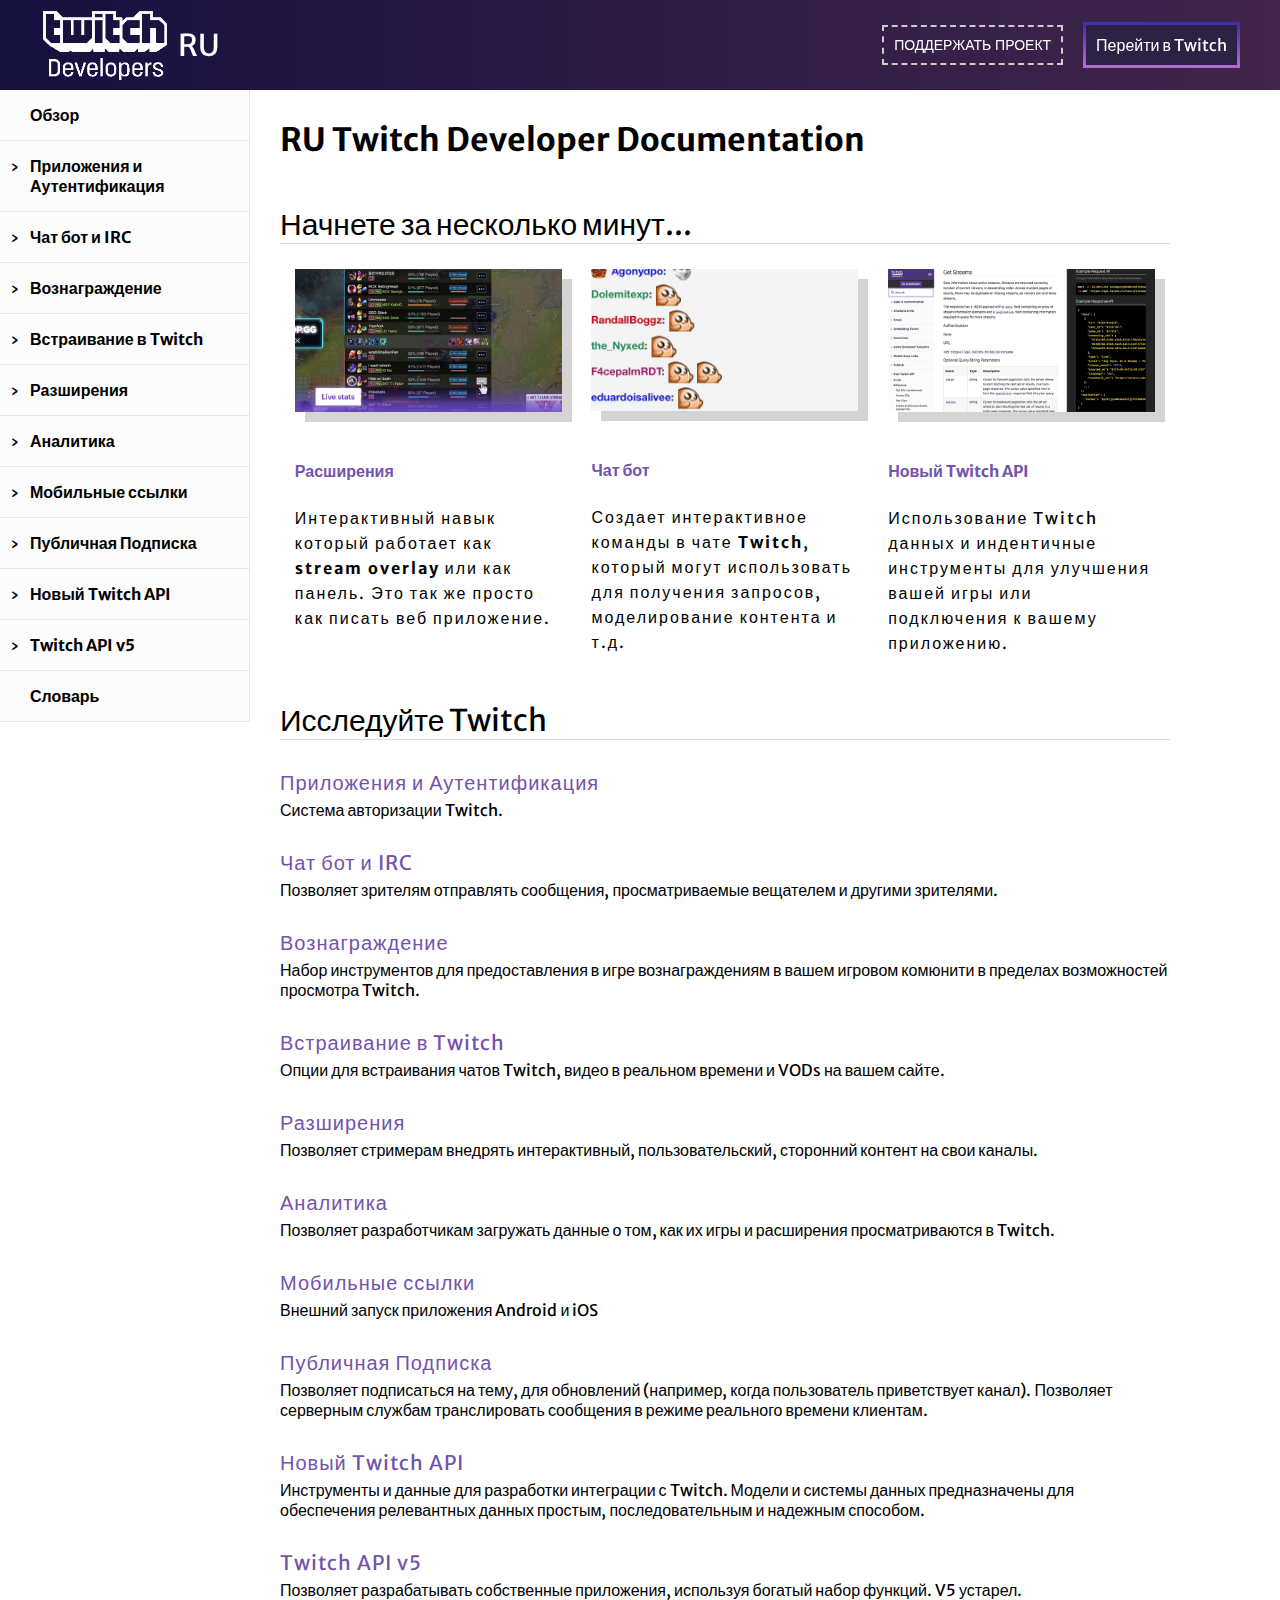
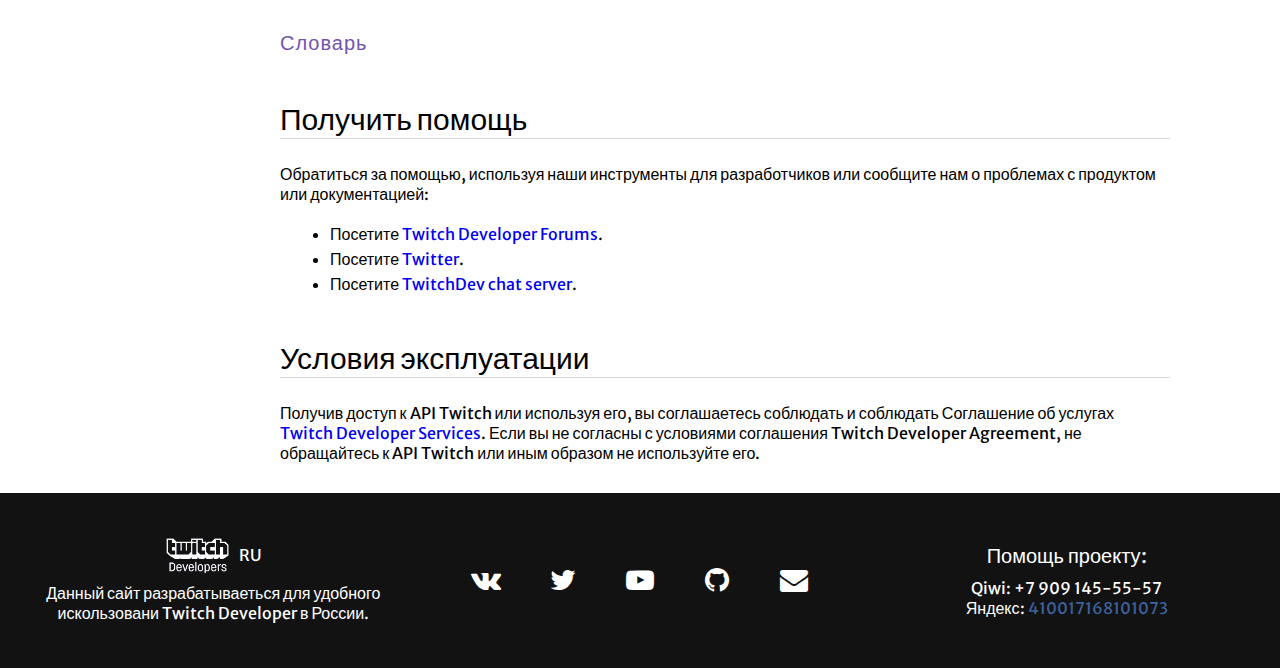
<file: index.html>
<!DOCTYPE html>
<html lang="ru">
<head>
	<meta charset="UTF-8">
	<title>Twitch Developer Documentation</title>
	<meta name="viewport" content="width=device-width, initial-scale=1, shrink-to-fit=no">
	<link rel="icon" href="img/logo/logo_twitch.png">
	<link rel="stylesheet" href="css/reset.css">
	<link href="https://fonts.googleapis.com/css?family=Merriweather+Sans" rel="stylesheet">
	<link rel="stylesheet" href="lib/font-awesome/css/font-awesome.min.css">  

	<!-- style  -->

	<link rel="stylesheet" href="css/header.css">
	<link rel="stylesheet" href="css/aside.css">
	<link rel="stylesheet" href="css/style.css">
	<link rel="stylesheet" href="css/footer.css">
	
	<link rel="stylesheet" href="css/index.css">
</head>
<body>
	<header>
		<a href="index.html" class="logo">

			<img src="img/logo/twitch-developers-logo.png" alt="">
			<span>RU</span>
		</a>
		<button class="btn-b btn-r" onclick="yanMoney()">Поддержать Проект</button>
		<a href="https://dev.twitch.tv/docs" class="btn-t">Перейти в Twitch</a>
	</header>
	<section class="bg-head"></section>
	<section class="modal-window">
		<h2>Поддержать проект</h2>
		<ul>
			<li>Qiwi: +7 909 145‑55‑57</li>
			<li>Яндекс: <a href="https://money.yandex.ru/to/410017168101073" target="_blanck">410017168101073</a></li>
		</ul>
	</section>
	<aside>
		<ul class="title">
			<li><a href="index.html">Обзор</a></li>
			<li class="aside-list"><a href="appAunt.html">Приложения и Аутентификация</a></li>
			<li class="aside-list"><a href="">Чат бот и IRC</a></li>
			<li class="aside-list"><a href="">Вознаграждение</a></li>
			<li class="aside-list"><a href="">Встраивание в Twitch</a></li>
			<li class="aside-list"><a href="">Разширения</a></li>
			<li class="aside-list"><a href="">Аналитика</a></li>
			<li class="aside-list"><a href="">Мобильные ссылки</a></li>
			<li class="aside-list"><a href="">Публичная Подписка</a></li>
			<li class="aside-list"><a href="">Новый Twitch API</a></li>
			<li class="aside-list"><a href="">Twitch API v5</a></li>
			<li><a href="">Словарь</a></li>
		</ul>
	</aside>
	<main>
		<h1>RU Twitch Developer Documentation</h1>
		<section>
			<h2>Начнете за несколько минут...</h2>
			
			<ul class="list-col">
				<li>
					<img src="img/thems/extensions.png" alt="">
					<h4><a href="">Расширения</a></h4>
					<p>
						Интерактивный навык который работает как <b>stream overlay</b>
						или как панель. Это так же просто как писать веб приложение.
					</p>
				</li>

				<li>
					<img src="img/thems/chatbot.png" alt="">
					<h4><a href="">Чат бот</a></h4>
					<p>Создает интерактивное команды в чате <b>Twitch</b>, который могут использовать для получения запросов, моделирование контента и т.д.</p>
				</li>

				<li>
					<img src="img/thems/docs.png" alt="">
					<h4><a href="">Новый Twitch API</a></h4>
					<p>Использование Twitch данных и индентичные инструменты для улучшения вашей игры или подключения к вашему приложению.</p>
				</li>
			</ul>
		</section>
		<section>
			<h2>Исследуйте Twitch</h2>
			<ul class="list-row">
				<li>
					<h4><a href="appAunt.html">Приложения и Аутентификация</a></h4>
					<p>Система авторизации Twitch.</p>
				</li>
				<li>
					<h4><a href="">Чат бот и IRC</a></h4>
					<p>Позволяет зрителям отправлять сообщения, просматриваемые вещателем и другими зрителями.</p>
				</li>
				<li>
					<h4><a href="">Вознаграждение</a></h4>
					<p>Набор инструментов для предоставления в игре  вознаграждениям в вашем игровом комюнити в пределах возможностей просмотра Twitch.</p>
				</li>
				<li>
					<h4><a href="">Встраивание в Twitch</a></h4>
					<p>Опции для встраивания чатов Twitch, видео в реальном времени и VODs на вашем сайте.</p>
				</li>
				<li>
					<h4><a href="">Разширения</a></h4>
					<p>Позволяет стримерам внедрять интерактивный, пользовательский, сторонний контент на свои каналы.</p>
				</li>
				<li>
					<h4><a href="">Аналитика</a></h4>
					<p>Позволяет разработчикам загружать данные о том, как их игры и расширения просматриваются в Twitch.</p>
				</li>
				<li>
					<h4><a href="">Мобильные ссылки</a></h4>
					<p>Внешний запуск приложения Android и iOS</p>
				</li>
				<li>
					<h4><a href="">Публичная Подписка</a></h4>
					<p>Позволяет подписаться на тему, для обновлений (например, когда пользователь приветствует канал). Позволяет серверным службам транслировать сообщения в режиме реального времени клиентам.</p>
				</li>
				<li>
					<h4><a href="">Новый Twitch API</a></h4>
					<p>Инструменты и данные для разработки интеграции с Twitch. Модели и системы данных предназначены для обеспечения релевантных данных простым, последовательным и надежным способом.</p>
				</li>
				<li>
					<h4><a href="">Twitch API v5</a></h4>
					<p>Позволяет разрабатывать собственные приложения, используя богатый набор функций. V5 устарел.</p>
				</li>
				<li>
					<h4><a href="">Словарь</a></h4>
				</li>

			</ul>
		</section>
		<section>
			<h2>Получить помощь</h2>
			<p>Обратиться за помощью, используя наши инструменты для разработчиков или сообщите нам о проблемах с продуктом или документацией:</p>
			<ul class="list-def">
				<li>Посетите <a href="https://discuss.dev.twitch.tv/">Twitch Developer Forums</a>.</li>
				<li>Посетите <a href="https://twitter.com/TwitchDev/">Twitter</a>.</li>
				<li>Посетите <a href="https://link.twitch.tv/devchat">TwitchDev chat server</a>.</li>
			</ul>
		</section>
		<section>
			<h2>Условия эксплуатации</h2>
			<p>Получив доступ к API Twitch или используя его, вы соглашаетесь соблюдать и соблюдать Соглашение об услугах <a href="https://www.twitch.tv/p/ru-ru/legal/developer-agreement/">Twitch Developer Services</a>. Если вы не согласны с условиями соглашения Twitch Developer Agreement, не обращайтесь к API Twitch или иным образом не используйте его.</p>
		</section>
	</main>
	<footer>
		<ul>
			<li class="info">
				<a href="" class="logo">
					<img src="img/logo/twitch-developers-logo.png" alt="">
					<span>RU</span>
				</a>
				<p>Данный сайт разрабатываеться для удобного искользовани Twitch Developer в России.</p>
				
			</li>
			<li class="social">
				<ul>
					<li><a href="https://vk.com/id473238919" target="_blanck"><i class="fa fa-vk" aria-hidden="true"></i></a></li>
					<li><a href="https://twitter.com/l4legenda" target="_blanck"><i class="fa fa-twitter" aria-hidden="true"></i></a></li>
					<li><a href="https://www.youtube.com/channel/UCIDUNv2XQyBrg9pe7n71RDw" target="_blanck"><i class="fa fa-youtube-play" aria-hidden="true"></i></a></li>
					<li><a href="https://github.com/L4legenda" target="_blanck"><i class="fa fa-github" aria-hidden="true"></i></a></li>
					<li><a href="mailto:l4legenda@gmail.com" target="_blanck"><i class="fa fa-envelope" aria-hidden="true"></i></a></li>

				</ul>
			</li>
			<li>
				<ul class="money">
					<h2>Помощь проекту:</h2>
					<li>Qiwi: +7 909 145‑55‑57</li>
					<li>Яндекс: <a href="https://money.yandex.ru/to/410017168101073" target="_blanck">410017168101073</a></li>
				</ul>
			</li>
		</ul>
	</footer>
	<script src="https://code.jquery.com/jquery-3.3.1.min.js"></script>
	<script src="js/script.js"></script>
</body>
</html>
</file>
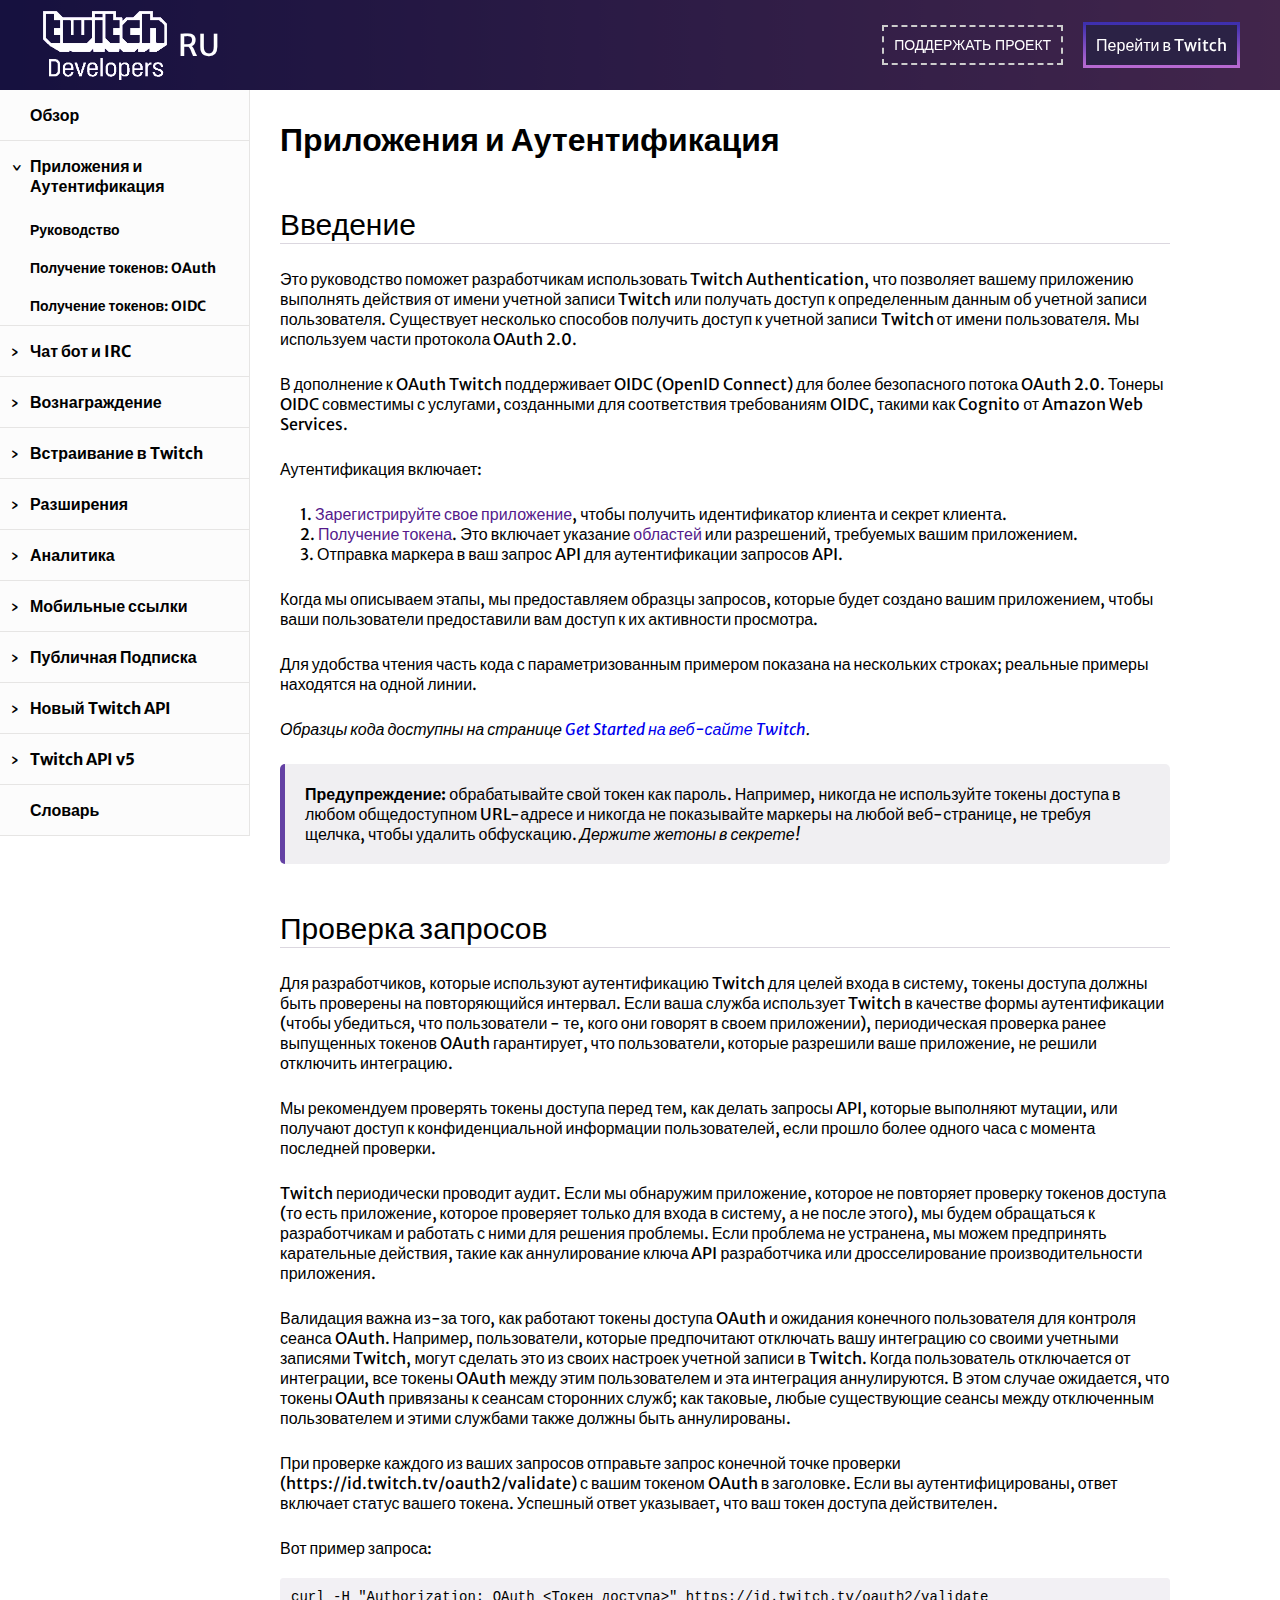
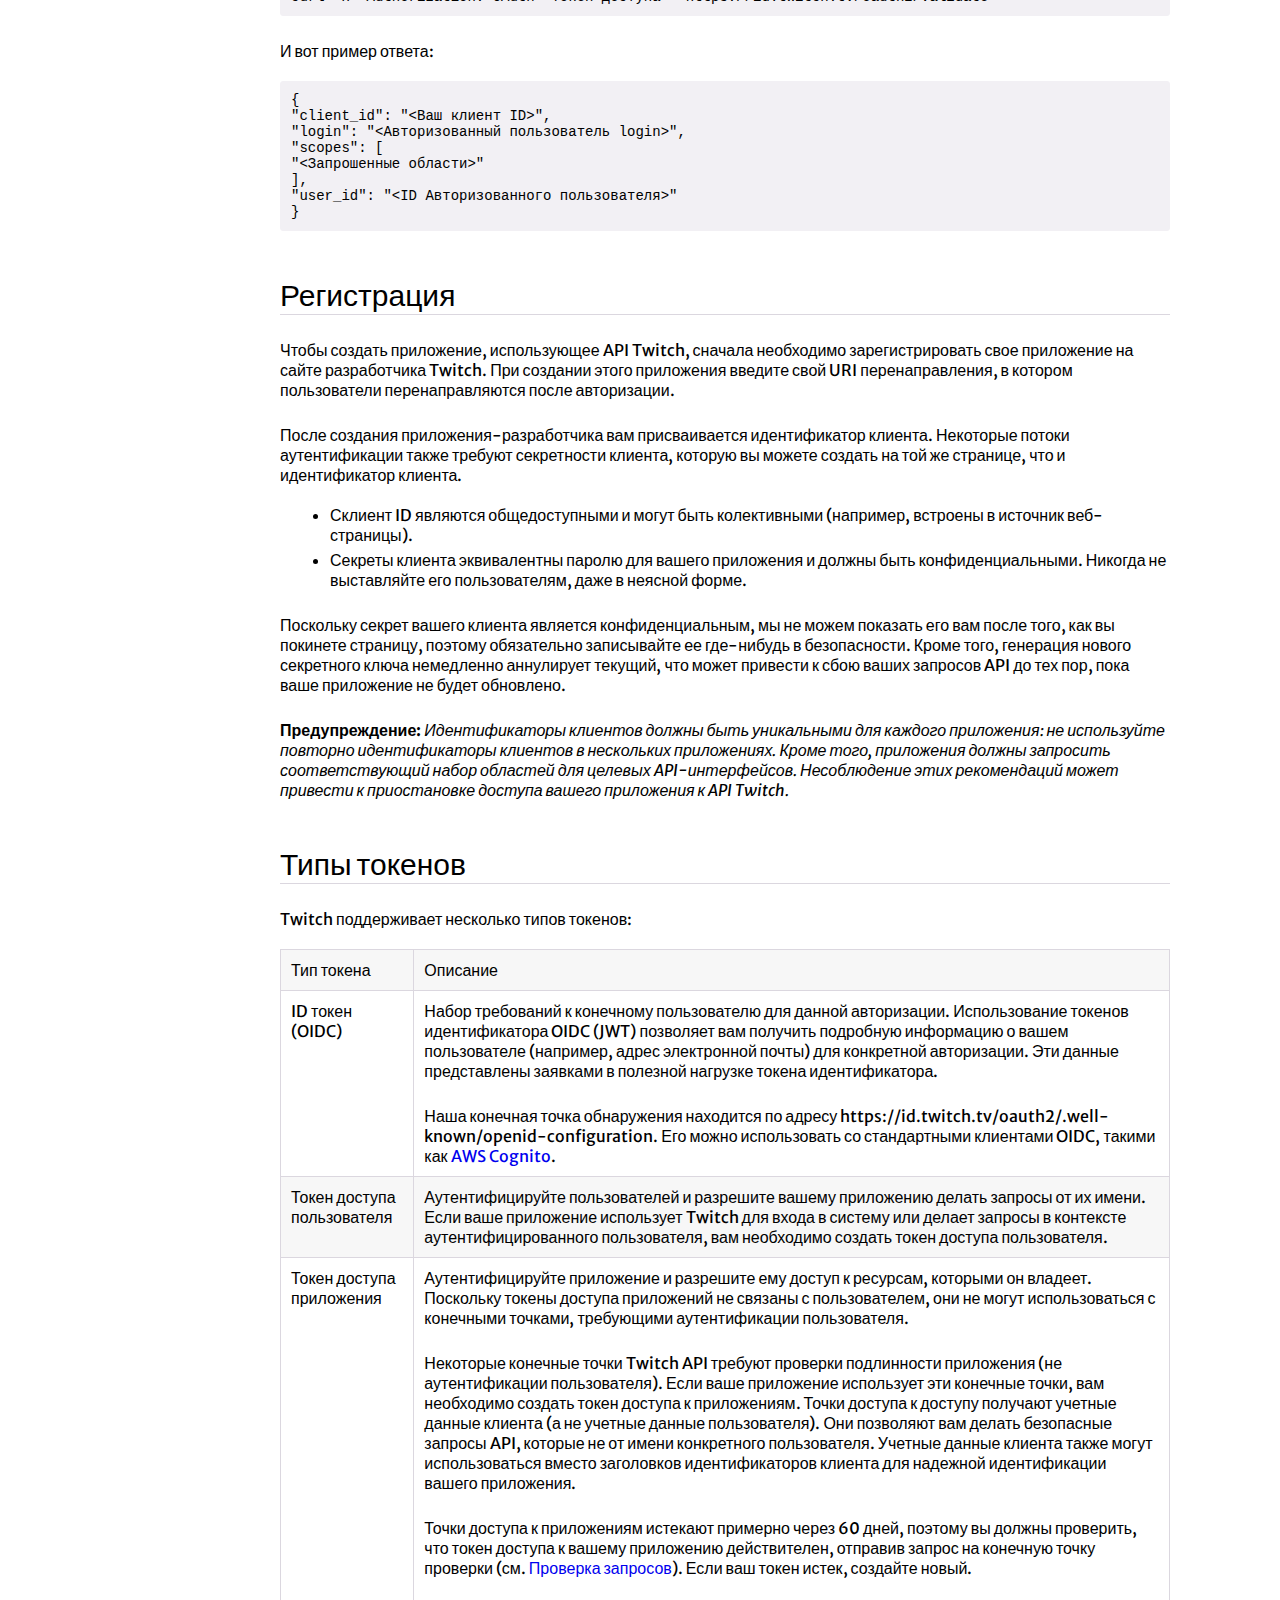
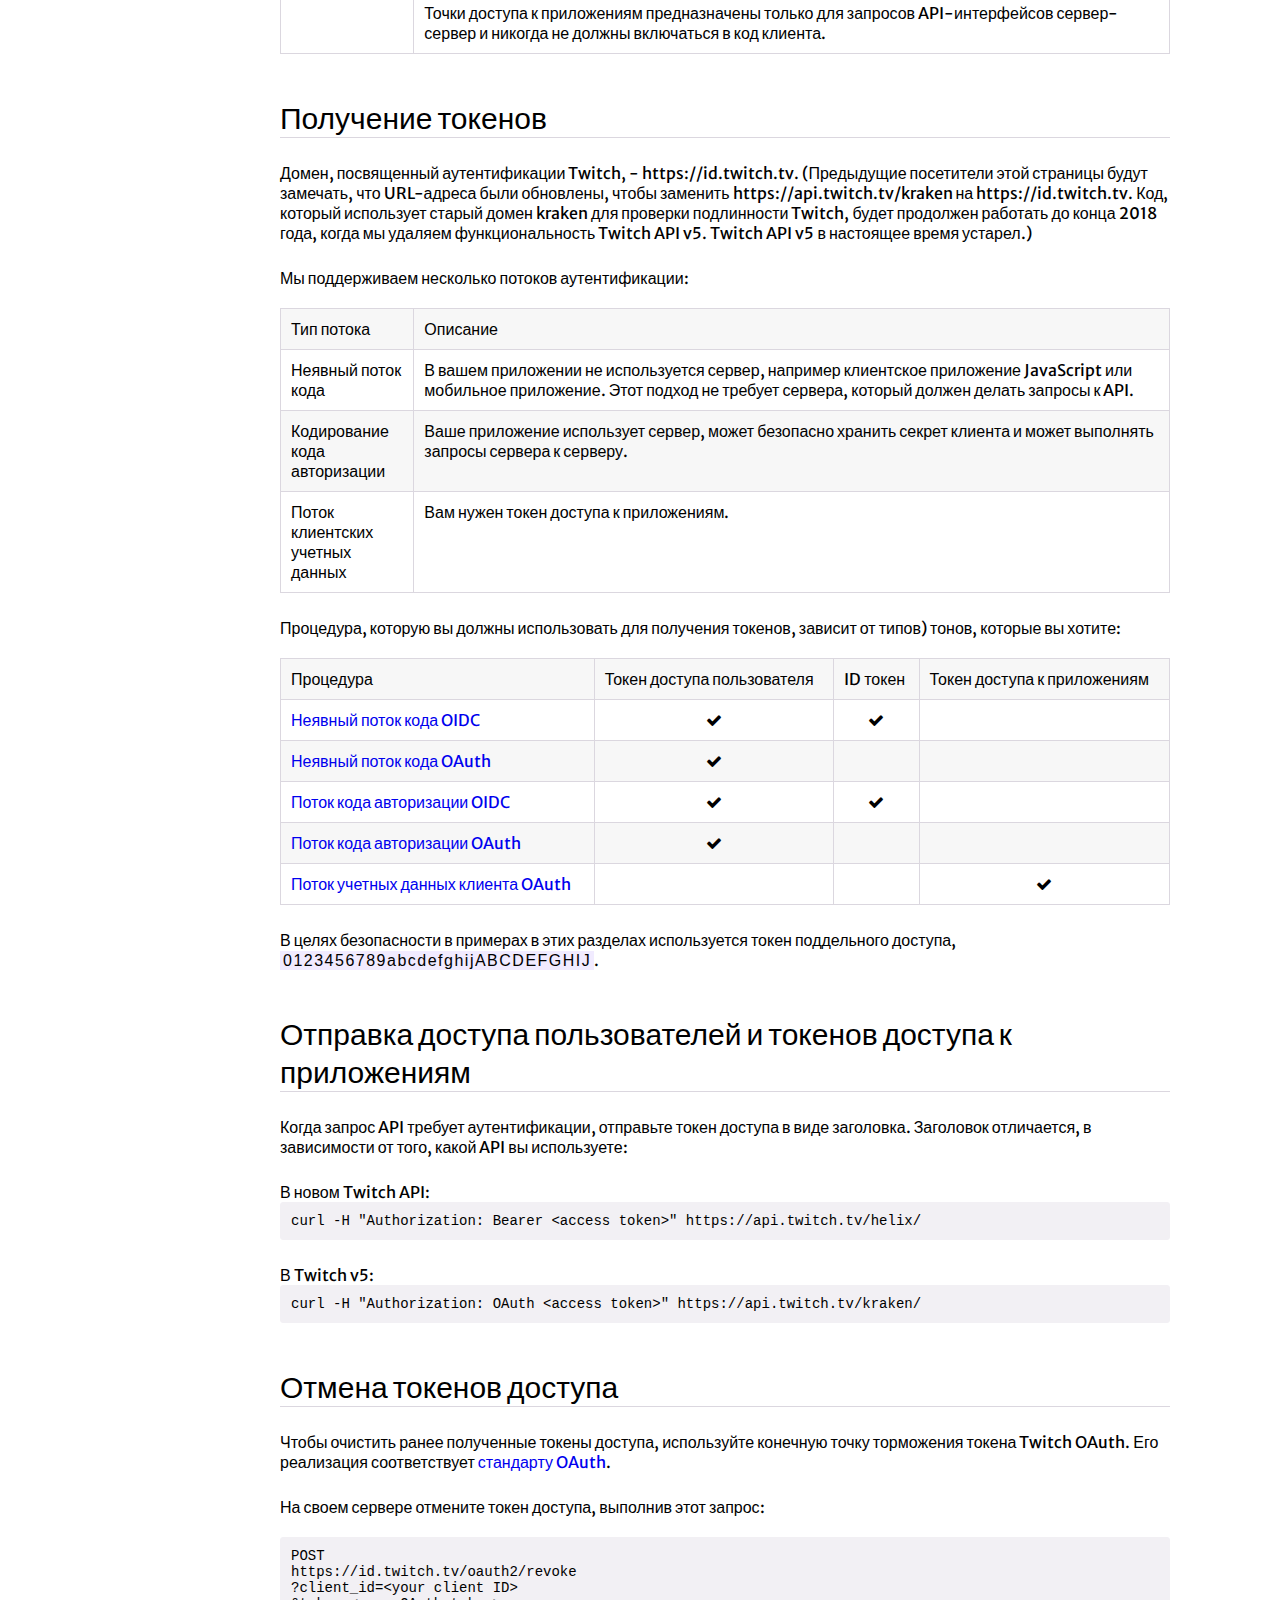
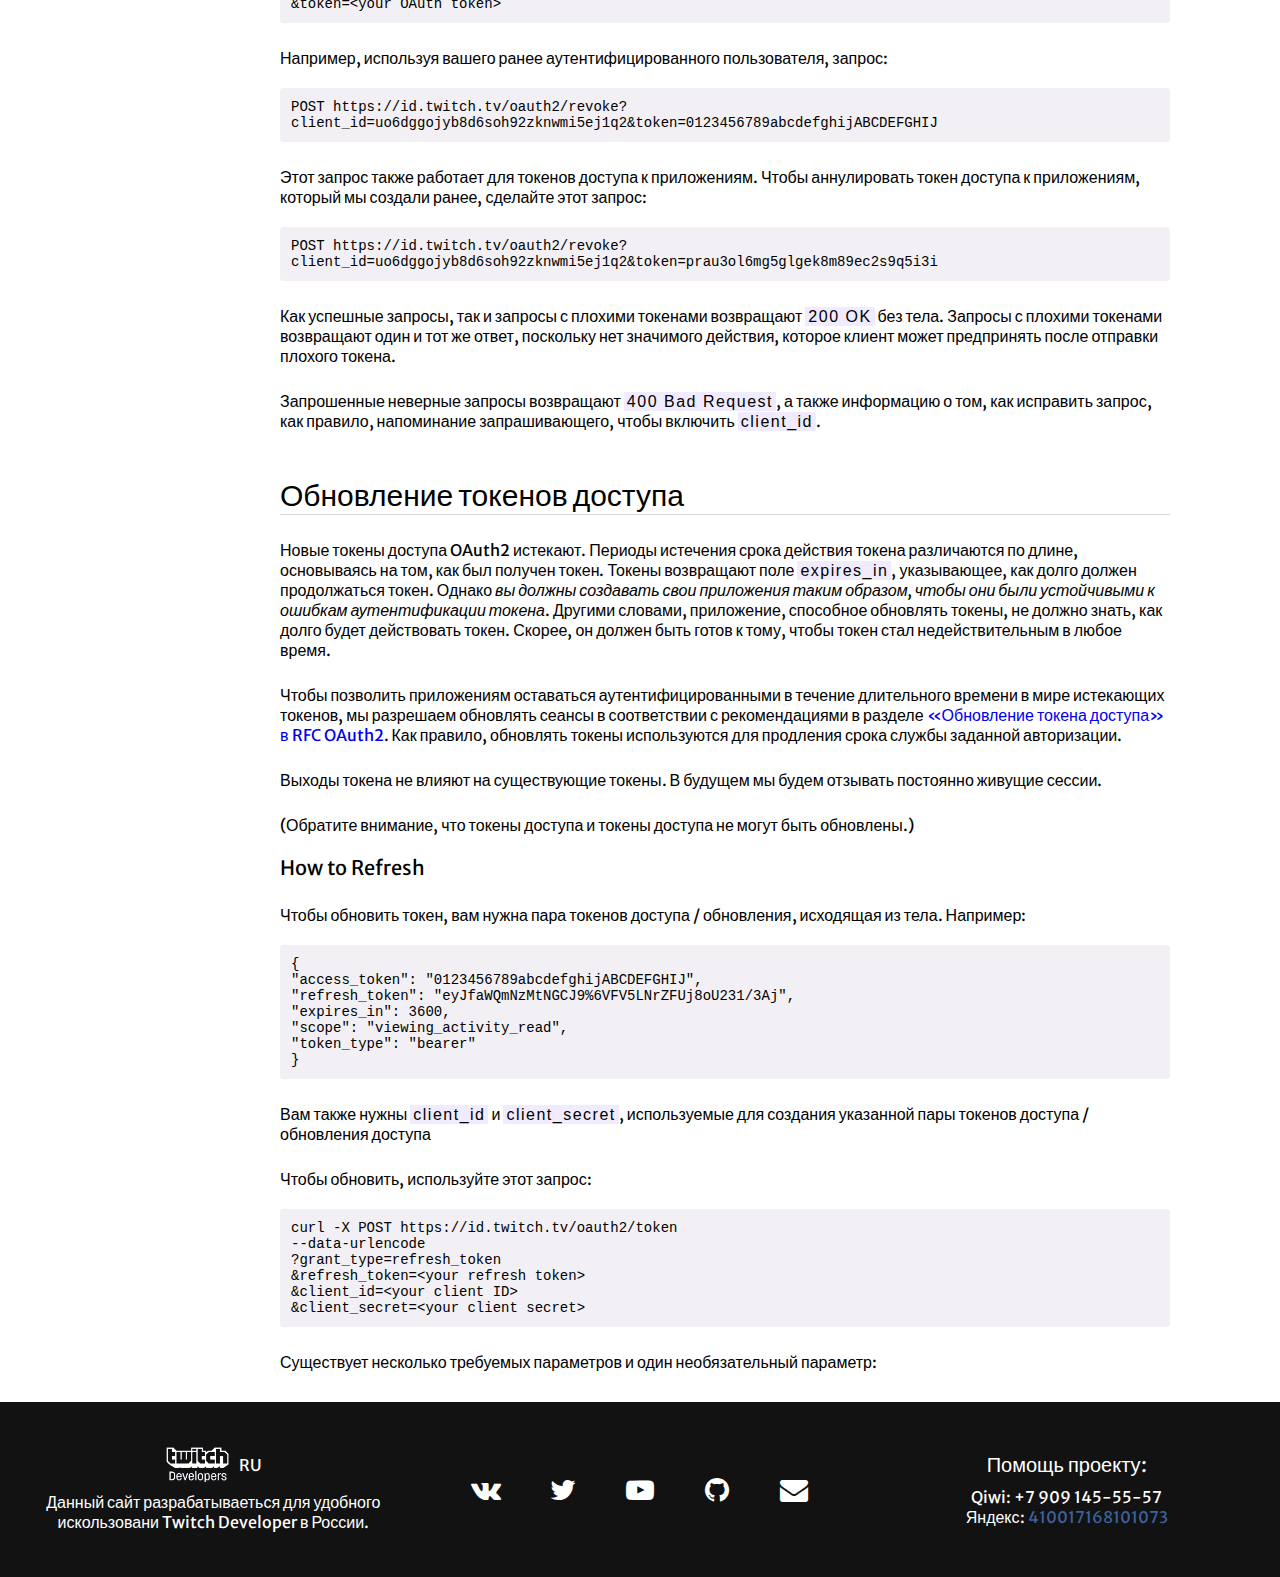
<file: appAunt.html>
<!DOCTYPE html>
<html lang="ru">
<head>
	<meta charset="UTF-8">
	<title>Приложения и Аутентификация | Twitch Developer Documentation</title>
	<meta name="viewport" content="width=device-width, initial-scale=1, shrink-to-fit=no">
	<link rel="icon" href="img/logo/logo_twitch.png">
	<link rel="stylesheet" href="css/reset.css">
	<link href="https://fonts.googleapis.com/css?family=Merriweather+Sans" rel="stylesheet">
	<link rel="stylesheet" href="lib/font-awesome/css/font-awesome.min.css"> 

	<!-- style  -->

	<link rel="stylesheet" href="css/header.css">
	<link rel="stylesheet" href="css/aside.css">
	<link rel="stylesheet" href="css/style.css">
	<link rel="stylesheet" href="css/footer.css">

	<link rel="stylesheet" href="css/appAutn.css">
</head>
<body>
	<header>
		<a href="index.html" class="logo">

			<img src="img/logo/twitch-developers-logo.png" alt="">
			<span>RU</span>
		</a>
		<button class="btn-b btn-r" onclick="yanMoney()">Поддержать Проект</button>
		<a href="https://dev.twitch.tv/docs" class="btn-t">Перейти в Twitch</a>
	</header>
	<section class="bg-head"></section>
	<section class="modal-window">
		<h2>Поддержать проект</h2>
		<ul>
			<li>Qiwi: +7 909 145‑55‑57</li>
			<li>Яндекс: <a href="https://money.yandex.ru/to/410017168101073" target="_blanck">410017168101073</a></li>
		</ul>
	</section>
	<aside>
		<ul class="title">
			<li><a href="index.html">Обзор</a></li>
			<li class="aside-list active">
				<a href="appAunt.html">Приложения и Аутентификация</a>
				<ul class="subtitle">
					<li><a href="">Руководство</a></li>
					<li><a href="">Получение токенов: OAuth</a></li>
					<li><a href="">Получение токенов: OIDC</a></li>
				</ul>
			</li>

			<li class="aside-list"><a href="">Чат бот и IRC</a></li>
			<li class="aside-list"><a href="">Вознаграждение</a></li>
			<li class="aside-list"><a href="">Встраивание в Twitch</a></li>
			<li class="aside-list"><a href="">Разширения</a></li>
			<li class="aside-list"><a href="">Аналитика</a></li>
			<li class="aside-list"><a href="">Мобильные ссылки</a></li>
			<li class="aside-list"><a href="">Публичная Подписка</a></li>
			<li class="aside-list"><a href="">Новый Twitch API</a></li>
			<li class="aside-list"><a href="">Twitch API v5</a></li>
			<li><a href="">Словарь</a></li>
		</ul>
	</aside>
	<main>
		<h1>Приложения и Аутентификация</h1>
		<section>
			<h2>Введение</h2>
			<p>Это руководство поможет разработчикам использовать Twitch Authentication, что позволяет вашему приложению выполнять действия от имени учетной записи Twitch или получать доступ к определенным данным об учетной записи пользователя. Существует несколько способов получить доступ к учетной записи Twitch от имени пользователя. Мы используем части протокола OAuth 2.0.</p>
			<p>В дополнение к OAuth Twitch поддерживает OIDC (OpenID Connect) для более безопасного потока OAuth 2.0. Тонеры OIDC совместимы с услугами, созданными для соответствия требованиям OIDC, такими как Cognito от Amazon Web Services.</p>
			<h4>Аутентификация включает:</h4>
			<ul class="list-d">
				<li>1. <a href="">Зарегистрируйте свое приложение</a>, чтобы получить идентификатор клиента и секрет клиента.</li>
				<li>2. <a href="">Получение токена</a>. Это включает указание <a href="">областей</a> или разрешений, требуемых вашим приложением.</li>
				<li>3. Отправка маркера в ваш запрос API для аутентификации запросов API.</li>
			</ul>
			<p>Когда мы описываем этапы, мы предоставляем образцы запросов, которые будет создано вашим приложением, чтобы ваши пользователи предоставили вам доступ к их активности просмотра.</p>
			<p>Для удобства чтения часть кода с параметризованным примером показана на нескольких строках; реальные примеры находятся на одной линии.</p>
			<p><i>Образцы кода доступны на странице <a href="https://dev.twitch.tv/start/" target="_blanck">Get Started на веб-сайте Twitch</a>.</i></p>
			<p class="warning">
    			<b>Предупреждение:</b> обрабатывайте свой токен как пароль. Например, никогда не используйте токены доступа в любом общедоступном URL-адресе и никогда не показывайте маркеры на любой веб-странице, не требуя щелчка, чтобы удалить обфускацию. <i>Держите жетоны в секрете!</i>
			</p>
		</section>
		<section id="Validating-Requests">
			<h2>Проверка запросов</h2>
			<p>Для разработчиков, которые используют аутентификацию Twitch для целей входа в систему, токены доступа должны быть проверены на повторяющийся интервал. Если ваша служба использует Twitch в качестве формы аутентификации (чтобы убедиться, что пользователи - те, кого они говорят в своем приложении), периодическая проверка ранее выпущенных токенов OAuth гарантирует, что пользователи, которые разрешили ваше приложение, не решили отключить интеграцию.</p>
			<p>Мы рекомендуем проверять токены доступа перед тем, как делать запросы API, которые выполняют мутации, или получают доступ к конфиденциальной информации пользователей, если прошло более одного часа с момента последней проверки.</p>
			<p>Twitch периодически проводит аудит. Если мы обнаружим приложение, которое не повторяет проверку токенов доступа (то есть приложение, которое проверяет только для входа в систему, а не после этого), мы будем обращаться к разработчикам и работать с ними для решения проблемы. Если проблема не устранена, мы можем предпринять карательные действия, такие как аннулирование ключа API разработчика или дросселирование производительности приложения.</p>
			<p>Валидация важна из-за того, как работают токены доступа OAuth и ожидания конечного пользователя для контроля сеанса OAuth. Например, пользователи, которые предпочитают отключать вашу интеграцию со своими учетными записями Twitch, могут сделать это из своих настроек учетной записи в Twitch. Когда пользователь отключается от интеграции, все токены OAuth между этим пользователем и эта интеграция аннулируются. В этом случае ожидается, что токены OAuth привязаны к сеансам сторонних служб; как таковые, любые существующие сеансы между отключенным пользователем и этими службами также должны быть аннулированы.</p>
			<p>При проверке каждого из ваших запросов отправьте запрос конечной точке проверки (https://id.twitch.tv/oauth2/validate) с вашим токеном OAuth в заголовке. Если вы аутентифицированы, ответ включает статус вашего токена. Успешный ответ указывает, что ваш токен доступа действителен.</p>
			<h4>Вот пример запроса:</h4>
			<pre>
					curl -H "Authorization: OAuth &lt;Токен доступа>" https://id.twitch.tv/oauth2/validate
			</pre>
			<h4>И вот пример ответа:</h4>
			<pre>
				{
					"client_id": "&lt;Ваш клиент ID>",
					"login": "&lt;Авторизованный пользователь login>",
					"scopes": [
						"&lt;Запрошенные области>"
				 	],
					"user_id": "&lt;ID Авторизованного пользователя>"
				}
			</pre>
			
		</section>
		<section>
			<h2>Регистрация</h2>
			<p>Чтобы создать приложение, использующее API Twitch, сначала необходимо зарегистрировать свое приложение на сайте разработчика Twitch. При создании этого приложения введите свой URI перенаправления, в котором пользователи перенаправляются после авторизации.</p>
			<p>После создания приложения-разработчика вам присваивается идентификатор клиента.  Некоторые потоки аутентификации также требуют секретности клиента, которую вы можете создать на той же странице, что и идентификатор клиента.</p>
			<ul class="list-def">
				<li>Склиент ID являются общедоступными и могут быть колективными (например, встроены в источник веб-страницы).</li>
				<li>Секреты клиента эквивалентны паролю для вашего приложения и должны быть конфиденциальными. Никогда не выставляйте его пользователям, даже в неясной форме.</li>
			</ul>
			<p>Поскольку секрет вашего клиента является конфиденциальным, мы не можем показать его вам после того, как вы покинете страницу, поэтому обязательно записывайте ее где-нибудь в безопасности. Кроме того, генерация нового секретного ключа немедленно аннулирует текущий, что может привести к сбою ваших запросов API до тех пор, пока ваше приложение не будет обновлено.</p>
			<p><b>Предупреждение:</b> <i>Идентификаторы клиентов должны быть уникальными для каждого приложения: не используйте повторно идентификаторы клиентов в нескольких приложениях. Кроме того, приложения должны запросить соответствующий набор областей для целевых API-интерфейсов. Несоблюдение этих рекомендаций может привести к приостановке доступа вашего приложения к API Twitch.</i></p>
		</section>
		<section>
			<h2>Типы токенов</h2>
			<p>Twitch поддерживает несколько типов токенов:</p>
			<table class="descript">
				<tr>
					<td>Тип токена</td>
					<td>Описание</td>
				</tr>
				<tr>
					<td>ID токен (OIDC)</td>
					<td><p>Набор требований к конечному пользователю для данной авторизации. Использование токенов идентификатора OIDC (JWT) позволяет вам получить подробную информацию о вашем пользователе (например, адрес электронной почты) для конкретной авторизации. Эти данные представлены заявками в полезной нагрузке токена идентификатора.</p>
					<p>Наша конечная точка обнаружения находится по адресу https://id.twitch.tv/oauth2/.well-known/openid-configuration. Его можно использовать со стандартными клиентами OIDC, такими как <a href="https://aws.amazon.com/ru/cognito/">AWS Cognito</a>.</p></td>
				</tr>
				<tr>
					<td>Токен доступа пользователя</td>
					<td><p>Аутентифицируйте пользователей и разрешите вашему приложению делать запросы от их имени. Если ваше приложение использует Twitch для входа в систему или делает запросы в контексте аутентифицированного пользователя, вам необходимо создать токен доступа пользователя.</p></td>
				</tr>
				<tr>
					<td>Токен доступа приложения</td>
					<td>
						<p>Аутентифицируйте приложение и разрешите ему доступ к ресурсам, которыми он владеет. Поскольку токены доступа приложений не связаны с пользователем, они не могут использоваться с конечными точками, требующими аутентификации пользователя.</p>
						<p>Некоторые конечные точки Twitch API требуют проверки подлинности приложения (не аутентификации пользователя). Если ваше приложение использует эти конечные точки, вам необходимо создать токен доступа к приложениям. Точки доступа к доступу получают учетные данные клиента (а не учетные данные пользователя). Они позволяют вам делать безопасные запросы API, которые не от имени конкретного пользователя. Учетные данные клиента также могут использоваться вместо заголовков идентификаторов клиента для надежной идентификации вашего приложения.</p>
						<p>Точки доступа к приложениям истекают примерно через 60 дней, поэтому вы должны проверить, что токен доступа к вашему приложению действителен, отправив запрос на конечную точку проверки (см. <a href="#Validating-Requests">Проверка запросов</a>). Если ваш токен истек, создайте новый.</p>
						<p>Точки доступа к приложениям предназначены только для запросов API-интерфейсов сервер-сервер и никогда не должны включаться в код клиента.</p>
					</td>
				</tr>
			</table>
		</section>
		<section>
			<h2>Получение токенов</h2>
			<p>Домен, посвященный аутентификации Twitch, - https://id.twitch.tv. (Предыдущие посетители этой страницы будут замечать, что URL-адреса были обновлены, чтобы заменить https://api.twitch.tv/kraken на https://id.twitch.tv. Код, который использует старый домен kraken для проверки подлинности Twitch, будет продолжен работать до конца 2018 года, когда мы удаляем функциональность Twitch API v5. Twitch API v5 в настоящее время устарел.)</p>
			<p>Мы поддерживаем несколько потоков аутентификации:</p>
			<table class="descript">
				<tr>
					<td>Тип потока</td>
					<td>Описание</td>
				</tr>
				<tr>
					<td>Неявный поток кода</td>
					<td>В вашем приложении не используется сервер, например клиентское приложение JavaScript или мобильное приложение. Этот подход не требует сервера, который должен делать запросы к API.</td>
				</tr>
				<tr>
					<td>Кодирование кода авторизации</td>
					<td>Ваше приложение использует сервер, может безопасно хранить секрет клиента и может выполнять запросы сервера к серверу.</td>
				</tr>
				<tr>
					<td>Поток клиентских учетных данных</td>
					<td>Вам нужен токен доступа к приложениям.</td>
				</tr>
			</table>
			<p>Процедура, которую вы должны использовать для получения токенов, зависит от типов) тонов, которые вы хотите:</p>
			<table class="check">
				<tr>
					<td>Процедура</td>
					<td>Токен доступа пользователя</td>
					<td>ID токен</td>
					<td>Токен доступа к приложениям</td>
				</tr>
				<tr>
					<td><a href="#">Неявный поток кода OIDC</a></td>
					<td class="ta-c"><i class="fa fa-check" aria-hidden="true"></i></td>
					<td class="ta-c"><i class="fa fa-check" aria-hidden="true"></i></td>
					<td></td>
				</tr>
				<tr>
					<td><a href="#">Неявный поток кода OAuth</a></td>
					<td class="ta-c"><i class="fa fa-check" aria-hidden="true"></i></td>
					<td></td>
					<td></td>
				</tr>
				<tr>
					<td><a href="#">Поток кода авторизации OIDC</a></td>
					<td class="ta-c"><i class="fa fa-check" aria-hidden="true"></i></td>
					<td class="ta-c"><i class="fa fa-check" aria-hidden="true"></i></td>
					<td></td>
				</tr>
				<tr>
					<td><a href="#">Поток кода авторизации OAuth</a></td>
					<td class="ta-c"><i class="fa fa-check" aria-hidden="true"></i></td>
					<td></td>
					<td></td>
				</tr>
				<tr>
					<td><a href="#">Поток учетных данных клиента OAuth</a></td>
					<td></td>
					<td></td>
					<td class="ta-c"><i class="fa fa-check" aria-hidden="true"></i></td>
				</tr>
			</table>
			<p>В целях безопасности в примерах в этих разделах используется токен поддельного доступа,
				<span class="bg-code">0123456789abcdefghijABCDEFGHIJ</span>.</p>
		</section>
		<section>
			<h2>Отправка доступа пользователей и токенов доступа к приложениям</h2>
			<p>Когда запрос API требует аутентификации, отправьте токен доступа в виде заголовка.  Заголовок отличается, в зависимости от того, какой API вы используете:</p>
			<p>В новом Twitch API:</p>
			<pre class="mt-n">
				curl -H "Authorization: Bearer &lt;access token>" https://api.twitch.tv/helix/
			</pre>
			<p>В Twitch v5:</p>
			<pre class="mt-n">
				curl -H "Authorization: OAuth &lt;access token>" https://api.twitch.tv/kraken/
			</pre>
		</section>
		<section>
			<h2>Отмена токенов доступа</h2>
			<p>Чтобы очистить ранее полученные токены доступа, используйте конечную точку торможения токена Twitch OAuth. Его реализация соответствует <a href="https://tools.ietf.org/html/rfc7009#section-2.1">стандарту OAuth</a>.</p>
			<p>На своем сервере отмените токен доступа, выполнив этот запрос:</p>
			<pre>
				POST
				https://id.twitch.tv/oauth2/revoke
    			?client_id=&lt;your client ID>
    			&token=&lt;your OAuth token>
			</pre>
			<p>Например, используя вашего ранее аутентифицированного пользователя, запрос:</p>
			<pre>POST https://id.twitch.tv/oauth2/revoke?client_id=uo6dggojyb8d6soh92zknwmi5ej1q2&token=0123456789abcdefghijABCDEFGHIJ</pre>
			<p>Этот запрос также работает для токенов доступа к приложениям. Чтобы аннулировать токен доступа к приложениям, который мы создали ранее, сделайте этот запрос:</p>
			<pre>POST https://id.twitch.tv/oauth2/revoke?client_id=uo6dggojyb8d6soh92zknwmi5ej1q2&token=prau3ol6mg5glgek8m89ec2s9q5i3i</pre>
			<p>Как успешные запросы, так и запросы с плохими токенами возвращают <span class="bg-code">200 OK</span> без тела. Запросы с плохими токенами возвращают один и тот же ответ, поскольку нет значимого действия, которое клиент может предпринять после отправки плохого токена.</p>
			<p>Запрошенные неверные запросы возвращают <span class="bg-code">400 Bad Request</span>, а также информацию о том, как исправить запрос, как правило, напоминание запрашивающего, чтобы включить <span class="bg-code">client_id</span>.</p>
		</section>
		<section>
			<h2>Обновление токенов доступа</h2>
			<p>Новые токены доступа OAuth2 истекают. Периоды истечения срока действия токена различаются по длине, основываясь на том, как был получен токен. Токены возвращают поле <span class="bg-code">expires_in</span>, указывающее, как долго должен продолжаться токен. Однако <i>вы должны создавать свои приложения таким образом, чтобы они были устойчивыми к ошибкам аутентификации токена</i>. Другими словами, приложение, способное обновлять токены, не должно знать, как долго будет действовать токен. Скорее, он должен быть готов к тому, чтобы токен стал недействительным в любое время.</p>
			<p>Чтобы позволить приложениям оставаться аутентифицированными в течение длительного времени в мире истекающих токенов, мы разрешаем обновлять сеансы в соответствии с рекомендациями в разделе <a href="https://tools.ietf.org/html/rfc6749#section-6">«Обновление токена доступа» в RFC OAuth2</a>. Как правило, обновлять токены используются для продления срока службы заданной авторизации.</p>
			<p>Выходы токена не влияют на существующие токены. В будущем мы будем отзывать постоянно живущие сессии.</p>
			<p>(Обратите внимание, что токены доступа и токены доступа не могут быть обновлены.)</p>
			<h3>How to Refresh</h3>
			<p>Чтобы обновить токен, вам нужна пара токенов доступа / обновления, исходящая из тела. Например:</p>
			<pre>
				{
				  "access_token": "0123456789abcdefghijABCDEFGHIJ",
				  "refresh_token": "eyJfaWQmNzMtNGCJ9%6VFV5LNrZFUj8oU231/3Aj",
				  "expires_in": 3600,
				  "scope": "viewing_activity_read",
				  "token_type": "bearer"
				}
			</pre>
			<p>Вам также нужны <span class="bg-code">client_id</span> и <span class="bg-code">client_secret</span>, используемые для создания указанной пары токенов доступа / обновления доступа</p>
			<p>Чтобы обновить, используйте этот запрос:</p>
			<pre>
				curl -X POST https://id.twitch.tv/oauth2/token
			    --data-urlencode
			    ?grant_type=refresh_token
			    &refresh_token=&lt;your refresh token>
			    &client_id=&lt;your client ID>
			    &client_secret=&lt;your client secret>
			</pre>
			<p>Существует несколько требуемых параметров и один необязательный параметр:</p>
		</section>
	</main>
	<footer>
		<ul>
			<li class="info">
				<a href="" class="logo">
					<img src="img/logo/twitch-developers-logo.png" alt="">
					<span>RU</span>
				</a>
				<p>Данный сайт разрабатываеться для удобного искользовани Twitch Developer в России.</p>
				
			</li>
			<li class="social">
				<ul>
					<li><a href="https://vk.com/id473238919" target="_blanck"><i class="fa fa-vk" aria-hidden="true"></i></a></li>
					<li><a href="https://twitter.com/l4legenda" target="_blanck"><i class="fa fa-twitter" aria-hidden="true"></i></a></li>
					<li><a href="https://www.youtube.com/channel/UCIDUNv2XQyBrg9pe7n71RDw" target="_blanck"><i class="fa fa-youtube-play" aria-hidden="true"></i></a></li>
					<li><a href="https://github.com/L4legenda" target="_blanck"><i class="fa fa-github" aria-hidden="true"></i></a></li>
					<li><a href="mailto:l4legenda@gmail.com" target="_blanck"><i class="fa fa-envelope" aria-hidden="true"></i></a></li>

				</ul>
			</li>
			<li>
				<ul class="money">
					<h2>Помощь проекту:</h2>
					<li>Qiwi: +7 909 145‑55‑57</li>
					<li>Яндекс: <a href="https://money.yandex.ru/to/410017168101073" target="_blanck">410017168101073</a></li>
				</ul>
			</li>
		</ul>
	</footer>
	<script src="https://code.jquery.com/jquery-3.3.1.min.js"></script>
	<script src="js/script.js"></script>
</body>
</html>
</file>
<file: css/header.css>
header {
  background: rgba(0, 0, 0, 0.64);
  z-index: 50;
  position: absolute;
  width: 100%;
  height: 90px;
  top: 0;
  left: 0;
  backface-visibility: hidden;
  font-family: Arial;
  padding: 0px 40px;
  display: flex;
  align-items: center;
  font-family: 'Merriweather Sans', sans-serif; }
  header .btn-b {
    margin-right: 20px; }

.logo {
  display: flex;
  align-items: center;
  margin-right: auto;
  color: #fff; }
  .logo span {
    font-size: 30px;
    margin-left: 10px; }
  .logo img {
    width: 128px; }

.bg-head {
  background: linear-gradient(to right, #3d2fae, #b769d1);
  height: 90px;
  z-index: 49; }

.bg-black:after {
  content: '';
  position: absolute;
  top: 0;
  left: 0;
  width: 100%;
  height: 100%;
  background: rgba(0, 0, 0, 0.68);
  z-index: 10; }

.modal-window {
  position: absolute;
  left: calc(50% - 140px);
  top: calc(50vh - 75px);
  z-index: 12;
  background-color: #fff;
  padding: 5px 0;
  display: none;
  border: 2px dashed #ccc; }
  .modal-window h2 {
    text-align: center;
    font-size: 26px;
    font-family: Arial;
    border-bottom: 2px dashed #ccc; }
  .modal-window ul {
    padding: 30px 50px; }
    .modal-window ul li {
      text-align: center; }
</file>
<file: css/aside.css>
@charset "UTF-8";
aside {
  width: 250px;
  background-color: #fcfcfc;
  position: absolute;
  left: 0;
  top: 90px;
  border-right: 1px solid #e6e5e4; }
  aside .title > li {
    border-bottom: 1px solid #e6e5e4; }
    aside .title > li > a {
      display: block;
      padding: 15px;
      padding-left: 30px;
      font-family: 'Merriweather Sans', sans-serif;
      color: #000;
      font-weight: bold; }
      aside .title > li > a:hover {
        background-color: #efefef; }
  aside .subtitle li {
    border-bottom: none; }
    aside .subtitle li a {
      font-family: 'Merriweather Sans', sans-serif;
      font-size: 14px;
      display: block;
      padding: 10px;
      padding-left: 30px;
      color: #000;
      font-weight: bold; }
      aside .subtitle li a:hover {
        text-decoration: underline; }

.aside-list {
  position: relative; }
  .aside-list:before {
    content: '›';
    font-family: 'Merriweather Sans', sans-serif;
    display: inline-block;
    padding: 0 7px 0 0;
    position: absolute;
    left: 10px;
    top: 15px; }

.active:before {
  content: '›';
  transform: rotate(90deg) translateX(5px); }
</file>
<file: css/style.css>
a {
  text-decoration: none; }

a:focus {
  outline: 0; }

body {
  position: relative; }

i {
  font-style: italic; }

b {
  font-weight: bold; }

pre {
  margin-top: 20px;
  border: 1px solid #f2f0f4;
  background: #f2f0f4;
  border-radius: 3px;
  padding: 10px;
  overflow-x: auto;
  font-size: 14px; }

h3 {
  font-size: 20px;
  margin-top: 20px; }

.bg-code {
  background-color: #F1EBFF;
  font-family: Arial;
  padding: 1px 3px;
  letter-spacing: 1.5px; }

.mt-n {
  margin-top: 0; }

.ta-c {
  text-align: center; }

.list-col {
  display: flex; }
  .list-col li {
    width: 30%;
    margin: 0 auto; }

.list-def {
  list-style-type: disc;
  padding-left: 50px;
  margin-top: 20px; }
  .list-def li {
    margin: 5px 0; }

h1 {
  font-family: 'Merriweather Sans', sans-serif;
  font-size: 32px;
  font-weight: bold; }

.btn-r {
  background: none;
  border: none; }

.btn-b {
  border: 2px dashed #ccc;
  padding: 10px;
  color: #fff;
  font-size: 14px;
  transition: .3s;
  text-transform: uppercase; }
  .btn-b:hover {
    background-color: #443465;
    transition: 0.3s; }

.btn-t {
  border: 3px solid #3d2fae;
  border-image-source: linear-gradient(#3d2fae, #b769d1);
  border-image-slice: 1;
  background: #2b2245;
  padding: 10px;
  color: #fff;
  transition: 0.3s; }
  .btn-t:hover {
    background: #443465;
    transition: 0 0.3s; }

main {
  margin-left: 250px;
  margin-right: 80px;
  padding: 30px; }
  main section {
    margin-top: 45px;
    font-family: 'Merriweather Sans', sans-serif; }
    main section ul {
      margin-top: 25px; }
    main section p {
      margin-top: 25px; }
    main section h2 {
      font-size: 30px;
      border-bottom: 1px solid #dbd7df; }
    main section h4 {
      margin-top: 25px; }

.warning {
  background-color: #f0eff2;
  padding: 20px;
  border-left: 5px solid #6441a4;
  border-radius: 5px; }

table.descript {
  margin-top: 20px;
  border: 1px solid #dbd7df;
  border-collapse: collapse;
  width: 100%; }
  table.descript tr:nth-child(1) {
    background: #f7f7f7; }
  table.descript tr:nth-child(3n) {
    background: #f7f7f7; }
  table.descript td {
    border: 1px solid #dbd7df;
    padding: 10px;
    text-align: left; }
    table.descript td:nth-child(1) {
      width: 15%; }
    table.descript td p:nth-child(1) {
      margin-top: 0; }

table.check {
  margin-top: 20px;
  border: 1px solid #dbd7df;
  border-collapse: collapse;
  width: 100%; }
  table.check tr:nth-child(2n+1) {
    background: #f7f7f7; }
  table.check td {
    border: 1px solid #dbd7df;
    padding: 10px; }
</file>
<file: css/footer.css>
footer {
  background-color: #121212;
  font-family: 'Merriweather Sans', sans-serif; }
  footer ul {
    display: flex;
    padding: 25px 0;
    align-items: center; }
    footer ul li {
      width: 30%;
      margin: 0 auto;
      text-align: center;
      color: #fff; }
      footer ul li a {
        color: #fff; }
  footer .info .logo {
    justify-content: center; }
    footer .info .logo img {
      width: 64px; }
    footer .info .logo span {
      font-size: 16px; }
  footer .info p {
    margin-top: 10px; }
  footer .social a {
    font-size: 28px; }
    footer .social a:hover {
      color: #ccc; }
  footer .money {
    display: block; }
    footer .money h2 {
      font-size: 20px;
      margin-bottom: 10px; }
    footer .money li {
      width: 100%; }
      footer .money li a {
        color: #3c619c; }
</file>
<file: css/index.css>
.list-col img {
  box-shadow: 10px 10px 0px 0px #d4d4d4;
  margin-bottom: 20px; }

.list-col h4 {
  font-weight: bold;
  margin-bottom: 15px; }
  .list-col h4 a {
    color: #7353ad; }

.list-col p {
  line-height: 25px;
  letter-spacing: 2px; }

.list-row h4 {
  margin-top: 30px; }
  .list-row h4 a {
    font-size: 20px;
    color: #7353ad;
    letter-spacing: 1px; }

.list-row p {
  margin-top: 5px; }
</file>
<file: css/appAutn.css>
.list-d {
  padding-left: 20px; }
</file>
